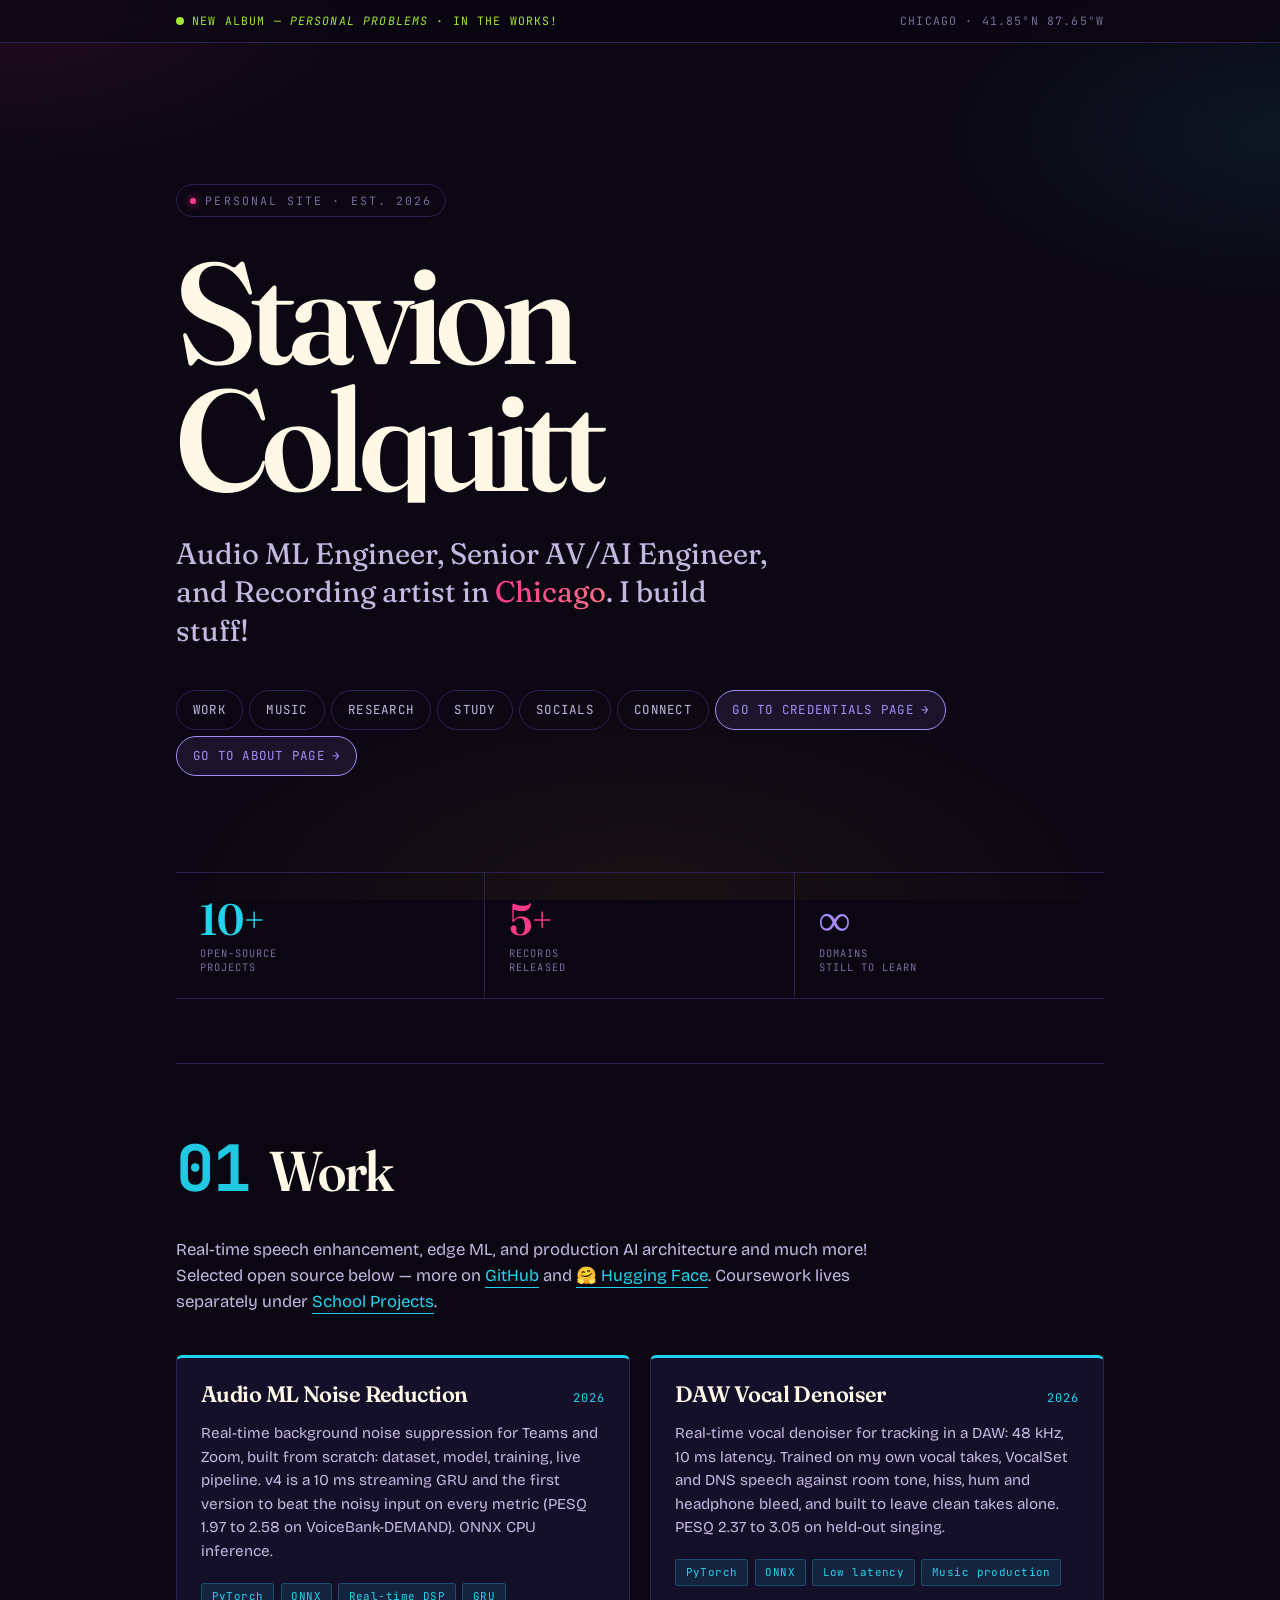
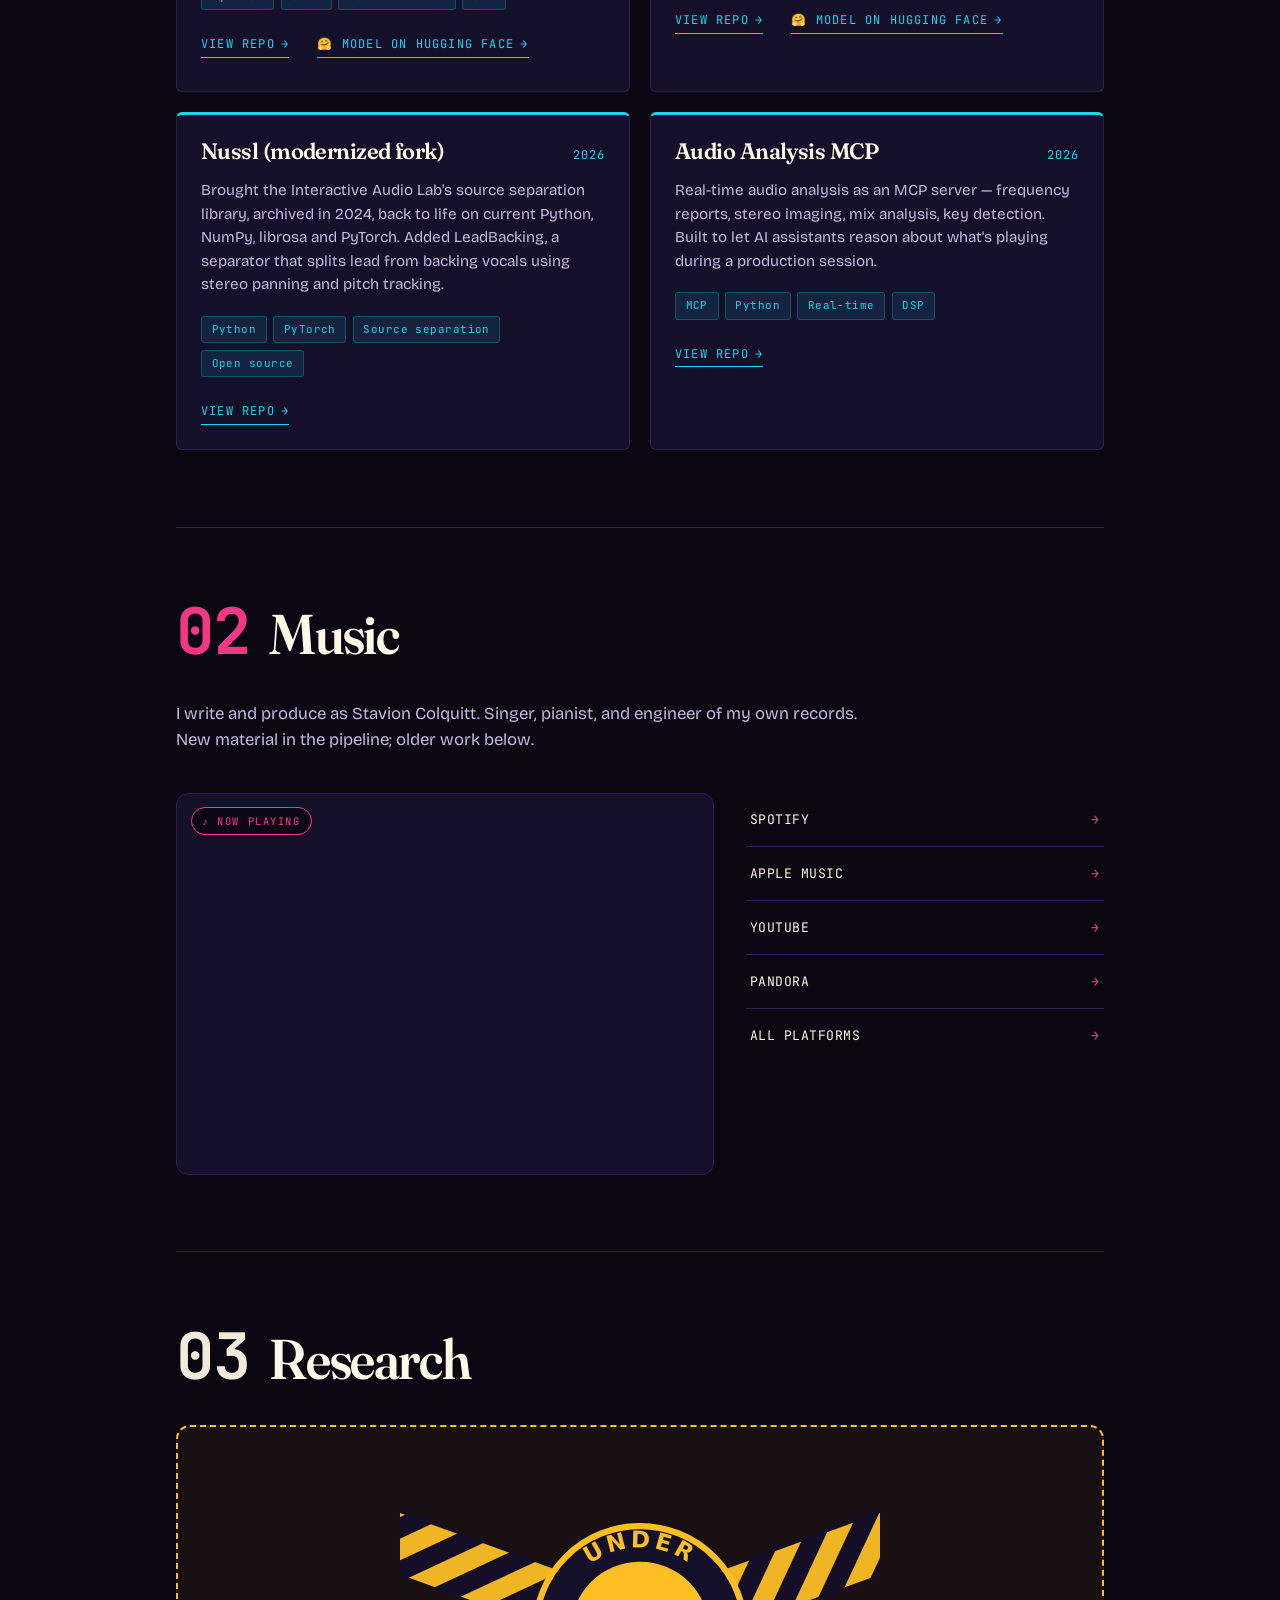
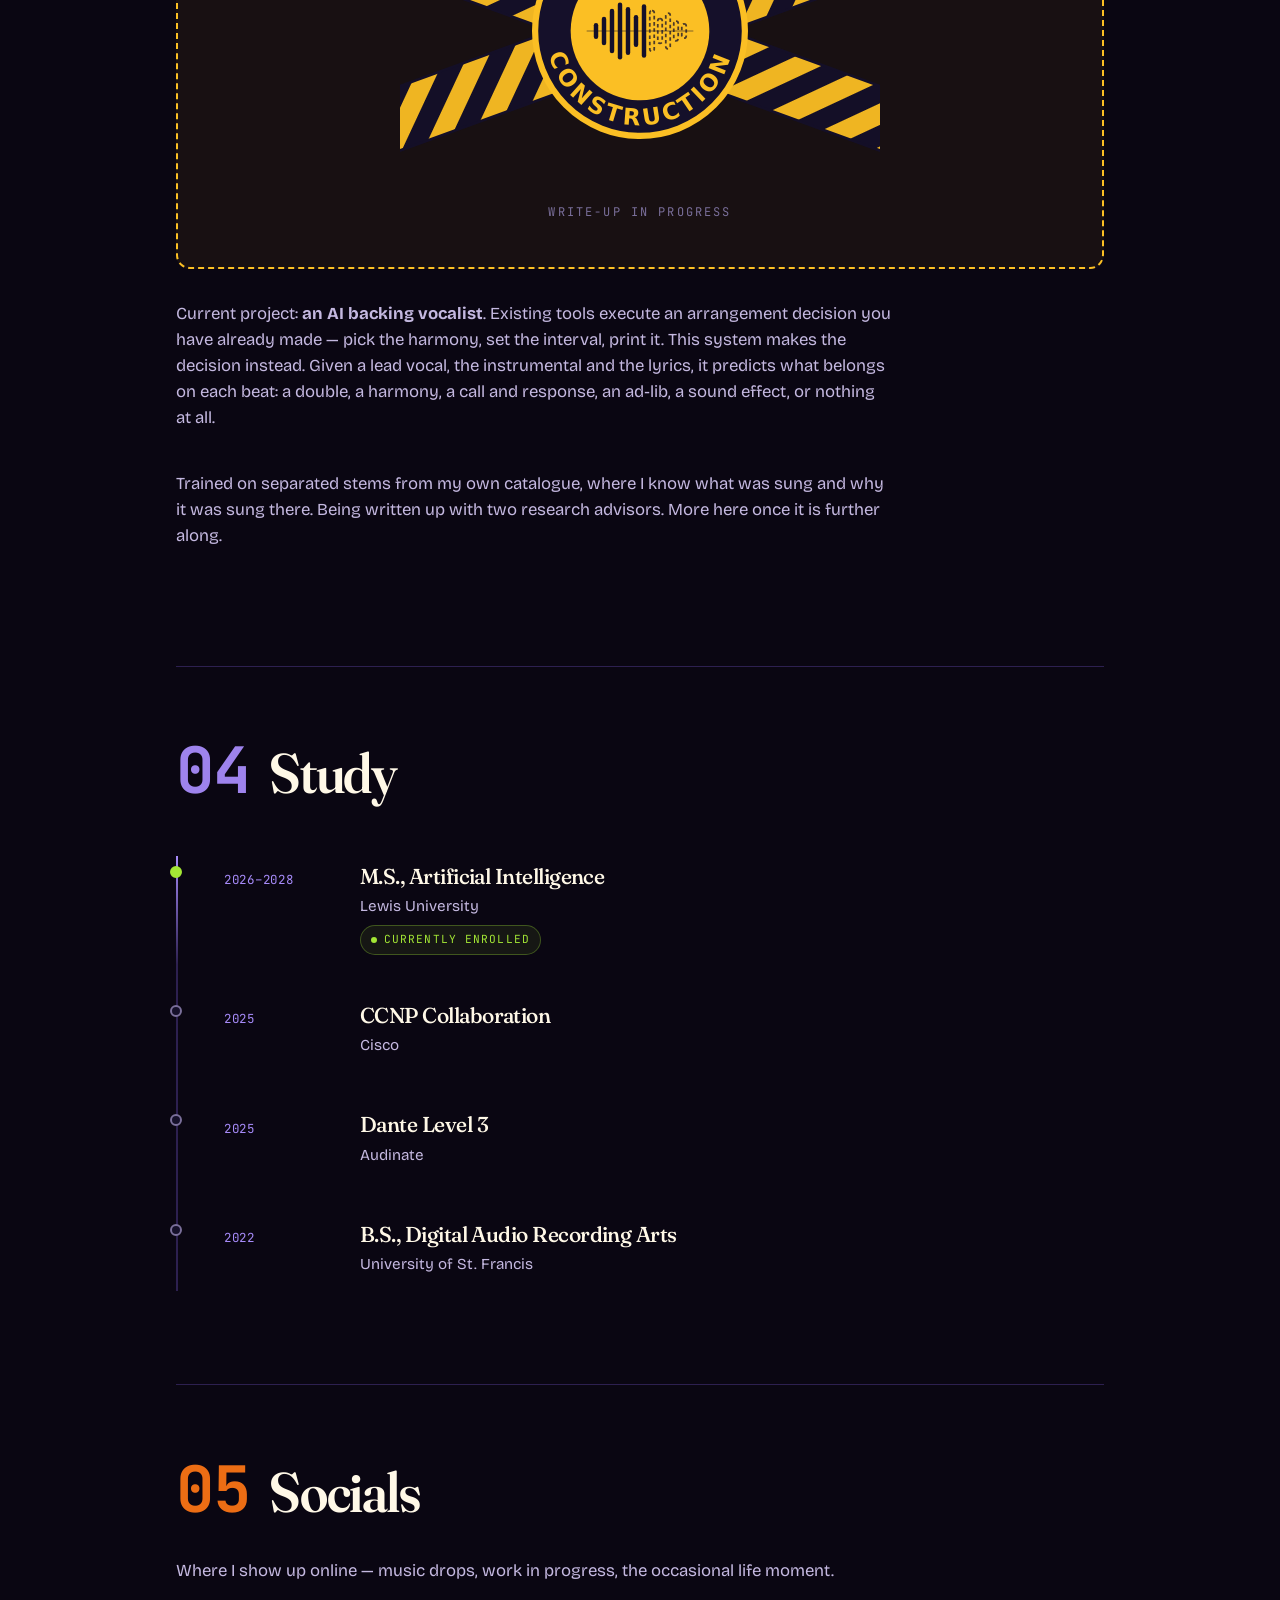
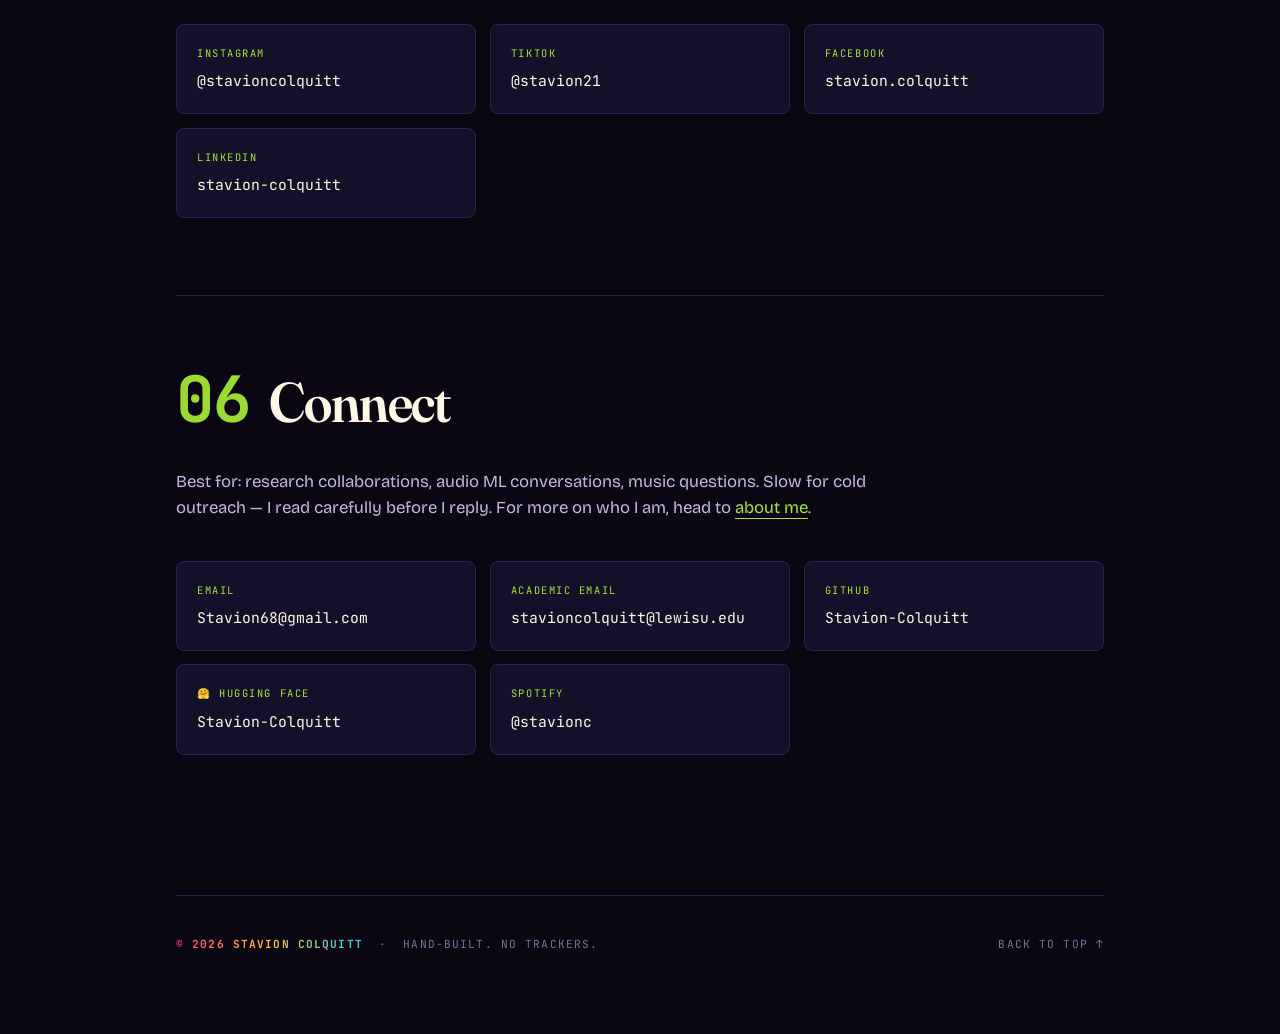
<file: index.html>
<!DOCTYPE html>
<html lang="en">
<head>
<meta charset="UTF-8">
<meta name="viewport" content="width=device-width, initial-scale=1.0">
<title>Stavion Colquitt</title>
<meta name="description" content="Audio ML engineer and recording artist. Chicago.">

<!-- Canonical -->
<link rel="canonical" href="https://stavioncolquitt.com/">

<!-- Open Graph -->
<meta property="og:title" content="Stavion Colquitt">
<meta property="og:description" content="Audio ML engineer and recording artist. Chicago.">
<meta property="og:type" content="website">
<meta property="og:url" content="https://stavioncolquitt.com/">

<!-- Favicon -->
<link rel="icon" type="image/svg+xml" href="favicon.svg">

<link rel="preconnect" href="https://fonts.googleapis.com">
<link rel="preconnect" href="https://fonts.gstatic.com" crossorigin>
<link href="https://fonts.googleapis.com/css2?family=Fraunces:opsz,wght,SOFT,WONK@9..144,300..900,0..100,0..1&family=Bricolage+Grotesque:opsz,wght@12..96,200..800&family=JetBrains+Mono:wght@400;500;700&display=swap" rel="stylesheet">

<link rel="stylesheet" href="styles.css">
<script defer src="status.js"></script>

<style>
  /* Page-link nav pills — visually distinct; these LEAVE the home page */
  .hero__nav a.hero__nav__page {
    display: inline-flex; align-items: center; gap: 0.45rem;
    color: var(--violet); border-color: var(--violet);
    background: rgba(167, 139, 250, 0.10);
  }
  .hero__nav a.hero__nav__page span { transition: transform 200ms var(--ease); }
  .hero__nav a.hero__nav__page:hover {
    color: var(--bg); background: var(--violet);
    border-color: var(--violet); transform: translateY(-2px);
  }
  .hero__nav a.hero__nav__page:hover span { transform: translateX(3px); }

  /* Research — work-in-progress banner */
  .wip {
    border: 2px dashed var(--gold);
    border-radius: 14px;
    background: rgba(251, 191, 36, 0.06);
    padding: clamp(1.5rem, 5vw, 2.75rem) 1.25rem;
    text-align: center;
    margin-bottom: 2rem;
  }
  .wip__badge {
    display: block;
    width: 100%;
    max-width: 30rem;
    height: auto;
    margin: 0 auto 0.75rem;
  }
  .wip__sub {
    font-family: var(--font-mono);
    font-size: 0.75rem;
    text-transform: uppercase;
    letter-spacing: 0.18em;
    color: var(--ink-faint);
  }
</style>

<!-- Structured Data: Person -->
<script type="application/ld+json">
{
  "@context": "https://schema.org",
  "@type": "Person",
  "@id": "https://stavioncolquitt.com/#person",
  "name": "Stavion Colquitt",
  "givenName": "Stavion",
  "familyName": "Colquitt",
  "url": "https://stavioncolquitt.com/",
  "description": "Audio ML engineer and recording artist based in Chicago.",
  "jobTitle": [
    "Audio ML Engineer",
    "Senior AV/AI Engineer",
    "Recording Artist"
  ],
  "address": {
    "@type": "PostalAddress",
    "addressLocality": "Chicago",
    "addressRegion": "IL",
    "addressCountry": "US"
  },
  "knowsAbout": [
    "Audio Machine Learning",
    "Digital Signal Processing",
    "Real-time Audio",
    "Music Production",
    "Audio Engineering",
    "Artificial Intelligence",
    "Deep Learning",
    "Edge Computing",
    "Audio-Visual Systems Engineering",
    "Network Engineering",
    "Unified Communications",
    "Dante Audio Networking"
  ],
  "alumniOf": {
    "@type": "EducationalOrganization",
    "name": "University of St. Francis",
    "url": "https://www.stfrancis.edu/"
  },
  "sameAs": [
    "https://github.com/Stavion-Colquitt",
    "https://github.com/stavioncolquitt-cyber",
    "https://huggingface.co/Stavion-Colquitt",
    "https://open.spotify.com/artist/6q3Ld18OFCXzbAf23ON096",
    "https://music.apple.com/us/artist/stavion-colquitt/1630547791",
    "https://www.youtube.com/channel/UCoC7Vw33q6ASvgdNUXbjvbA",
    "https://www.pandora.com/search/stavion%20colquitt/artists",
    "https://www.instagram.com/stavioncolquitt/",
    "https://www.tiktok.com/@stavion21",
    "https://www.facebook.com/stavion.colquitt/",
    "https://www.linkedin.com/in/stavion-colquitt/",
    "https://linktr.ee/stavionc"
  ]
}
</script>
</head>
<body data-page="home">

<div class="grain" aria-hidden="true"></div>

<!-- STATUS BAR -->
<div class="statusbar">
  <div class="statusbar__inner">
    <span class="status-now"><span class="dot"></span> New Album — <em>Personal Problems</em> · In the works!</span>
    <span>Chicago · 41.85°N 87.65°W</span>
  </div>
</div>

<main class="container">

  <!-- HERO -->
  <header class="hero" id="top">
    <span class="hero__kicker">Personal site · est. 2026</span>
    <h1 class="hero__name">Stavion<br>Colquitt</h1>
    <p class="hero__tag">
      Audio ML Engineer, Senior AV/AI Engineer, and Recording artist in <b>Chicago</b>.
      I build stuff!
    </p>
    <nav class="hero__nav" aria-label="Section navigation">
      <a href="#work">Work</a>
      <a href="#music">Music</a>
      <a href="#research">Research</a>
      <a href="#study">Study</a>
      <a href="#socials">Socials</a>
      <a href="#connect">Connect</a>
      <a class="hero__nav__page" href="credentials.html">Go to Credentials Page <span aria-hidden="true">→</span></a>
      <a class="hero__nav__page" href="about.html">Go to About Page <span aria-hidden="true">→</span></a>
    </nav>
  </header>

  <!-- STATS -->
  <div class="stats">
    <div class="stat"><div class="stat__num">10+</div><div class="stat__label">Open-source<br>projects</div></div>
    <div class="stat"><div class="stat__num">5+</div><div class="stat__label">Records<br>released</div></div>
    <div class="stat"><div class="stat__num">∞</div><div class="stat__label">Domains<br>still to learn</div></div>
  </div>

  <!-- 01 WORK -->
  <section class="section" id="work">
    <div class="section__head">
      <span class="section__num">01</span>
      <h2 class="section__title">Work</h2>
    </div>
    <p class="section__intro">
      Real-time speech enhancement, edge ML, and production AI architecture and much more!
      Selected open source below — more on <a href="https://github.com/Stavion-Colquitt">GitHub</a> and <a href="https://huggingface.co/Stavion-Colquitt">🤗 Hugging Face</a>.
      Coursework lives separately under <a href="https://github.com/stavioncolquitt-cyber">School Projects</a>.
    </p>
    <div class="projects">
      <article class="project">
        <header class="project__head">
          <h3 class="project__title">Audio ML Noise Reduction</h3>
          <span class="project__year">2026</span>
        </header>
        <p class="project__desc">
          Real-time background noise suppression for Teams and Zoom, built from scratch:
          dataset, model, training, live pipeline. v4 is a 10 ms streaming GRU and the
          first version to beat the noisy input on every metric (PESQ 1.97 to 2.58 on
          VoiceBank-DEMAND). ONNX CPU inference.
        </p>
        <ul class="project__tags"><li>PyTorch</li><li>ONNX</li><li>Real-time DSP</li><li>GRU</li></ul>
        <a class="project__link" href="https://github.com/Stavion-Colquitt/Audio_ML_Noise_Reduction">
          View repo <span>→</span>
        </a>
        <a class="project__link" href="https://huggingface.co/Stavion-Colquitt/Call_Denoiser_V4">
          🤗 Model on Hugging Face <span>→</span>
        </a>
      </article>
      <article class="project">
        <header class="project__head">
          <h3 class="project__title">DAW Vocal Denoiser</h3>
          <span class="project__year">2026</span>
        </header>
        <p class="project__desc">
          Real-time vocal denoiser for tracking in a DAW: 48 kHz, 10 ms latency.
          Trained on my own vocal takes, VocalSet and DNS speech against room tone,
          hiss, hum and headphone bleed, and built to leave clean takes alone.
          PESQ 2.37 to 3.05 on held-out singing.
        </p>
        <ul class="project__tags"><li>PyTorch</li><li>ONNX</li><li>Low latency</li><li>Music production</li></ul>
        <a class="project__link" href="https://github.com/Stavion-Colquitt/Daw-Vocal-Denoiser">
          View repo <span>→</span>
        </a>
        <a class="project__link" href="https://huggingface.co/Stavion-Colquitt/DAW_Vocal_Denoiser">
          🤗 Model on Hugging Face <span>→</span>
        </a>
      </article>
      <article class="project">
        <header class="project__head">
          <h3 class="project__title">Nussl (modernized fork)</h3>
          <span class="project__year">2026</span>
        </header>
        <p class="project__desc">
          Brought the Interactive Audio Lab's source separation library,
          archived in 2024, back to life on current Python, NumPy, librosa
          and PyTorch. Added LeadBacking, a separator that splits lead from
          backing vocals using stereo panning and pitch tracking.
        </p>
        <ul class="project__tags"><li>Python</li><li>PyTorch</li><li>Source separation</li><li>Open source</li></ul>
        <a class="project__link" href="https://github.com/Stavion-Colquitt/Nussl">
          View repo <span>→</span>
        </a>
      </article>
      <article class="project">
        <header class="project__head">
          <h3 class="project__title">Audio Analysis MCP</h3>
          <span class="project__year">2026</span>
        </header>
        <p class="project__desc">
          Real-time audio analysis as an MCP server &mdash; frequency
          reports, stereo imaging, mix analysis, key detection. Built to
          let AI assistants reason about what's playing during a
          production session.
        </p>
        <ul class="project__tags"><li>MCP</li><li>Python</li><li>Real-time</li><li>DSP</li></ul>
        <a class="project__link" href="https://github.com/Stavion-Colquitt/Audio-Analysis-MCP">
          View repo <span>→</span>
        </a>
      </article>
    </div>
  </section>

  <!-- 02 MUSIC -->
  <section class="section" id="music">
    <div class="section__head">
      <span class="section__num">02</span>
      <h2 class="section__title">Music</h2>
    </div>
    <p class="section__intro">
      I write and produce as Stavion Colquitt. Singer, pianist,
      and engineer of my own records. New material in the pipeline;
      older work below.
    </p>
    <div class="music-grid">
      <div class="music-embed">
        <iframe
          title="Stavion Colquitt on Spotify"
          src="https://open.spotify.com/embed/artist/6q3Ld18OFCXzbAf23ON096?utm_source=generator&theme=0"
          loading="lazy"
          allow="autoplay; clipboard-write; encrypted-media; fullscreen; picture-in-picture"
          allowfullscreen></iframe>
      </div>
      <ul class="music-links">
        <li><a href="https://open.spotify.com/artist/6q3Ld18OFCXzbAf23ON096">Spotify</a></li>
        <li><a href="https://music.apple.com/us/artist/stavion-colquitt/1630547791">Apple Music</a></li>
        <li><a href="https://www.youtube.com/channel/UCoC7Vw33q6ASvgdNUXbjvbA">YouTube</a></li>
        <li><a href="https://www.pandora.com/search/stavion%20colquitt/artists">Pandora</a></li>
        <li><a href="https://linktr.ee/stavionc">All platforms</a></li>
      </ul>
    </div>
  </section>

  <!-- 03 RESEARCH -->
  <section class="section" id="research">
    <div class="section__head">
      <span class="section__num">03</span>
      <h2 class="section__title">Research</h2>
    </div>

    <div class="wip">
      <img class="wip__badge" src="assets/under-construction.svg"
           alt="Under construction" width="540" height="360" loading="lazy">
      <p class="wip__sub">Write-up in progress</p>
    </div>

    <p class="section__intro">
      Current project: <b>an AI backing vocalist</b>. Existing tools execute an
      arrangement decision you have already made &mdash; pick the harmony, set the
      interval, print it. This system makes the decision instead. Given a lead
      vocal, the instrumental and the lyrics, it predicts what belongs on each
      beat: a double, a harmony, a call and response, an ad&#8209;lib, a sound
      effect, or nothing at all.
    </p>
    <p class="section__intro">
      Trained on separated stems from my own catalogue, where I know what was sung
      and why it was sung there. Being written up with two research advisors.
      More here once it is further along.
    </p>
  </section>

  <!-- 04 STUDY -->
  <section class="section" id="study">
    <div class="section__head">
      <span class="section__num">04</span>
      <h2 class="section__title">Study</h2>
    </div>
    <ol class="timeline">
      <li class="timeline__item timeline__item--current">
        <span class="timeline__year">2026–2028</span>
        <div>
          <h3 class="timeline__title">M.S., Artificial Intelligence</h3>
          <p class="timeline__where">Lewis University</p>
          <span class="timeline__note"><span class="dot"></span> Currently enrolled</span>
        </div>
      </li>
      <li class="timeline__item">
        <span class="timeline__year">2025</span>
        <div><h3 class="timeline__title">CCNP Collaboration</h3><p class="timeline__where">Cisco</p></div>
      </li>
      <li class="timeline__item">
        <span class="timeline__year">2025</span>
        <div><h3 class="timeline__title">Dante Level 3</h3><p class="timeline__where">Audinate</p></div>
      </li>
      <li class="timeline__item">
        <span class="timeline__year">2022</span>
        <div><h3 class="timeline__title">B.S., Digital Audio Recording Arts</h3><p class="timeline__where">University of St. Francis</p></div>
      </li>
    </ol>
  </section>

  <!-- 05 SOCIALS -->
  <section class="section" id="socials">
    <div class="section__head">
      <span class="section__num">05</span>
      <h2 class="section__title">Socials</h2>
    </div>
    <p class="section__intro">
      Where I show up online &mdash; music drops, work in progress, the occasional life moment.
    </p>
    <div class="connect-grid">
      <a class="connect-card" href="https://www.instagram.com/stavioncolquitt/" target="_blank" rel="noopener">
        <div class="connect-card__label">Instagram</div>
        <div class="connect-card__value">@stavioncolquitt</div>
      </a>
      <a class="connect-card" href="https://www.tiktok.com/@stavion21" target="_blank" rel="noopener">
        <div class="connect-card__label">TikTok</div>
        <div class="connect-card__value">@stavion21</div>
      </a>
      <a class="connect-card" href="https://www.facebook.com/stavion.colquitt/" target="_blank" rel="noopener">
        <div class="connect-card__label">Facebook</div>
        <div class="connect-card__value">stavion.colquitt</div>
      </a>
      <a class="connect-card" href="https://www.linkedin.com/in/stavion-colquitt/" target="_blank" rel="noopener">
        <div class="connect-card__label">LinkedIn</div>
        <div class="connect-card__value">stavion-colquitt</div>
      </a>
    </div>
  </section>

  <!-- 06 CONNECT -->
  <section class="section" id="connect">
    <div class="section__head">
      <span class="section__num">06</span>
      <h2 class="section__title">Connect</h2>
    </div>
    <p class="section__intro">
      Best for: research collaborations, audio ML conversations, music questions.
      Slow for cold outreach — I read carefully before I reply.
      For more on who I am, head to <a href="about.html">about me</a>.
    </p>
    <div class="connect-grid">
      <a class="connect-card" href="mailto:Stavion68@gmail.com">
        <div class="connect-card__label">Email</div>
        <div class="connect-card__value">Stavion68@gmail.com</div>
      </a>
      <a class="connect-card" href="mailto:stavioncolquitt@lewisu.edu">
        <div class="connect-card__label">Academic email</div>
        <div class="connect-card__value">stavioncolquitt@lewisu.edu</div>
      </a>
      <a class="connect-card" href="https://github.com/Stavion-Colquitt">
        <div class="connect-card__label">GitHub</div>
        <div class="connect-card__value">Stavion-Colquitt</div>
      </a>
      <a class="connect-card" href="https://huggingface.co/Stavion-Colquitt">
        <div class="connect-card__label">🤗 Hugging Face</div>
        <div class="connect-card__value">Stavion-Colquitt</div>
      </a>
      <a class="connect-card" href="https://open.spotify.com/artist/6q3Ld18OFCXzbAf23ON096">
        <div class="connect-card__label">Spotify</div>
        <div class="connect-card__value">@stavionc</div>
      </a>
    </div>
  </section>

  <!-- FOOTER -->
  <footer class="footer">
    <div><span class="footer__brand">© 2026 Stavion Colquitt</span> &nbsp;·&nbsp; Hand-built. No trackers.</div>
    <a href="#top">Back to top ↑</a>
  </footer>

</main>

</body>
</html>
</file>
<file: styles.css>
/* ==============================================
   STAVION COLQUITT — shared styles for index + about
   Aesthetic: late-night studio, multi-color, alive
   ============================================== */

*,*::before,*::after { box-sizing: border-box; margin: 0; padding: 0; }
html { scroll-behavior: smooth; scroll-padding-top: 2rem; }
img, iframe { max-width: 100%; display: block; }

:root {
  --bg:        #0a0612;
  --bg-2:      #15102a;
  --bg-3:      #1f1640;
  --rule:      #2d2050;
  --ink:       #fff8e7;
  --ink-soft:  #c4b8e0;
  --ink-faint: #7a6f9a;

  --pink:   #ff3a8c;
  --cyan:   #22d3ee;
  --violet: #a78bfa;
  --gold:   #fbbf24;
  --lime:   #a3e635;
  --coral:  #fb7185;
  --orange: #f97316;

  --font-display: 'Fraunces', 'Georgia', serif;
  --font-body:    'Bricolage Grotesque', 'Helvetica Neue', system-ui, sans-serif;
  --font-mono:    'JetBrains Mono', 'SF Mono', 'Menlo', monospace;

  --content-w: 64rem;
  --ease: cubic-bezier(0.2, 0.7, 0.2, 1);
}

body {
  font-family: var(--font-body);
  font-size: clamp(0.95rem, 0.85rem + 0.4vw, 1.05rem);
  line-height: 1.6;
  color: var(--ink);
  background: var(--bg);
  background-image:
    radial-gradient(ellipse 60% 40% at 0% 0%, rgba(255, 58, 140, 0.10) 0%, transparent 50%),
    radial-gradient(ellipse 50% 35% at 100% 15%, rgba(34, 211, 238, 0.08) 0%, transparent 55%),
    radial-gradient(ellipse 70% 45% at 50% 100%, rgba(251, 191, 36, 0.06) 0%, transparent 55%);
  background-attachment: fixed;
  min-height: 100vh;
  -webkit-font-smoothing: antialiased;
  overflow-x: hidden;
}

.grain {
  position: fixed; inset: 0; pointer-events: none; z-index: 1;
  opacity: 0.04; mix-blend-mode: overlay;
  background-image: url("data:image/svg+xml;utf8,<svg xmlns='http://www.w3.org/2000/svg' width='180' height='180'><filter id='n'><feTurbulence type='fractalNoise' baseFrequency='0.85' numOctaves='2' seed='3'/><feColorMatrix values='0 0 0 0 1 0 0 0 0 0.9 0 0 0 0 0.95 0 0 0 0.7 0'/></filter><rect width='180' height='180' filter='url(%23n)' opacity='0.65'/></svg>");
}

h1, h2, h3 {
  font-family: var(--font-display);
  font-weight: 600;
  line-height: 1;
  letter-spacing: -0.025em;
  font-variation-settings: "opsz" 144, "SOFT" 30, "WONK" 0;
  color: var(--ink);
}

em { font-style: italic; font-variation-settings: "opsz" 144, "SOFT" 100, "WONK" 1; }

.mono { font-family: var(--font-mono); font-size: 0.78rem; letter-spacing: 0.06em; text-transform: uppercase; }

a { color: var(--ink); text-decoration: none; transition: color 180ms var(--ease); }

code {
  font-family: var(--font-mono);
  font-size: 0.85em;
  background: rgba(255, 248, 231, 0.06);
  padding: 0.1em 0.4em;
  border-radius: 3px;
  color: var(--cyan);
}

/* ============================================================
   STATUS BAR
   ============================================================ */
.statusbar {
  position: relative; z-index: 3;
  border-bottom: 1px solid var(--rule);
  background: rgba(10, 6, 18, 0.7);
  backdrop-filter: blur(8px);
}
.statusbar__inner {
  max-width: var(--content-w); margin: 0 auto;
  padding: 0.75rem clamp(1.25rem, 4vw, 3rem);
  display: flex; justify-content: space-between; align-items: center;
  flex-wrap: wrap; gap: 1rem;
  font-family: var(--font-mono); font-size: 0.72rem;
  letter-spacing: 0.1em; text-transform: uppercase; color: var(--ink-faint);
}
.status-now { display: inline-flex; align-items: center; gap: 0.5rem; color: var(--lime); }
.dot {
  display: inline-block;
  width: 8px; height: 8px; border-radius: 50%; background: var(--lime);
  animation: pulse 2s infinite;
}
@keyframes pulse {
  0%   { box-shadow: 0 0 0 0 rgba(163, 230, 53, 0.6); }
  70%  { box-shadow: 0 0 0 8px rgba(163, 230, 53, 0); }
  100% { box-shadow: 0 0 0 0 rgba(163, 230, 53, 0); }
}

.container {
  position: relative; z-index: 2;
  max-width: var(--content-w); margin: 0 auto;
  padding: clamp(2rem, 5vw, 4rem) clamp(1.25rem, 4vw, 3rem);
}

/* ============================================================
   HERO (home page)
   ============================================================ */
.hero { padding: clamp(2rem, 6vw, 5rem) 0 clamp(3rem, 8vw, 6rem); position: relative; }

.hero__kicker {
  display: inline-flex; align-items: center; gap: 0.6rem;
  font-family: var(--font-mono); font-size: 0.72rem;
  letter-spacing: 0.18em; text-transform: uppercase;
  color: var(--ink-faint); margin-bottom: 2rem;
  padding: 0.4rem 0.8rem; border: 1px solid var(--rule); border-radius: 999px;
}
.hero__kicker::before {
  content: ""; width: 6px; height: 6px; border-radius: 50%;
  background: var(--pink); box-shadow: 0 0 8px var(--pink);
}

.hero__name {
  font-size: clamp(3.5rem, 13vw, 9rem);
  font-weight: 600; line-height: 0.88;
  letter-spacing: -0.04em; margin-bottom: 2rem;
  font-variation-settings: "opsz" 144, "SOFT" 30, "WONK" 0;
  background: linear-gradient(100deg,
    var(--ink) 0%, var(--ink) 30%,
    var(--pink) 45%, var(--gold) 60%,
    var(--cyan) 78%, var(--ink) 95%);
  background-size: 200% 100%;
  background-position: 0% 50%;
  -webkit-background-clip: text; background-clip: text;
  -webkit-text-fill-color: transparent; color: transparent;
  animation: sweep 8s ease-in-out infinite;
}
@keyframes sweep {
  0%, 100% { background-position: 0% 50%; }
  50%      { background-position: 100% 50%; }
}

.hero__tag {
  font-family: var(--font-display);
  font-size: clamp(1.35rem, 2.6vw, 1.85rem);
  line-height: 1.3; font-weight: 400; max-width: 32ch;
  color: var(--ink-soft);
  font-variation-settings: "opsz" 36, "SOFT" 60;
  margin-bottom: 2.5rem;
}
.hero__tag b {
  font-weight: 400;
  background: linear-gradient(90deg, var(--pink), var(--coral));
  -webkit-background-clip: text; background-clip: text;
  -webkit-text-fill-color: transparent;
}

.hero__nav { display: flex; flex-wrap: wrap; gap: 0.4rem; }
.hero__nav a {
  font-family: var(--font-mono); font-size: 0.78rem;
  letter-spacing: 0.1em; text-transform: uppercase;
  padding: 0.55rem 1rem;
  border: 1px solid var(--rule); border-radius: 999px;
  color: var(--ink-soft);
  transition: all 200ms var(--ease);
}
.hero__nav a:hover { border-color: currentColor; transform: translateY(-2px); }
.hero__nav a:nth-child(1):hover { color: var(--cyan); }
.hero__nav a:nth-child(2):hover { color: var(--pink); }
.hero__nav a:nth-child(3):hover { color: var(--violet); }
.hero__nav a:nth-child(4):hover { color: var(--lime); }
.hero__nav a:nth-child(5):hover { color: var(--coral); }

/* ============================================================
   STATS
   ============================================================ */
.stats {
  display: grid; grid-template-columns: repeat(3, 1fr); gap: 0;
  border-top: 1px solid var(--rule); border-bottom: 1px solid var(--rule);
  margin-bottom: 4rem;
}
.stat { padding: 1.5rem clamp(0.75rem, 2vw, 1.5rem); border-right: 1px solid var(--rule); }
.stat:last-child { border-right: none; }
.stat__num {
  font-family: var(--font-display);
  font-size: clamp(1.75rem, 4vw, 2.75rem);
  font-weight: 600; line-height: 1;
  font-variation-settings: "opsz" 96, "SOFT" 30;
  margin-bottom: 0.4rem;
}
.stat:nth-child(1) .stat__num { color: var(--cyan); }
.stat:nth-child(2) .stat__num { color: var(--pink); }
.stat:nth-child(3) .stat__num { color: var(--violet); }
.stat__label {
  font-family: var(--font-mono); font-size: 0.65rem;
  letter-spacing: 0.1em; text-transform: uppercase;
  color: var(--ink-faint); line-height: 1.3;
}
@media (max-width: 640px) {
  .stats { grid-template-columns: 1fr; }
  .stat { border-right: none; border-bottom: 1px solid var(--rule); }
  .stat:last-child { border-bottom: none; }
}

/* ============================================================
   SECTIONS
   ============================================================ */
.section { padding: clamp(3rem, 6vw, 5rem) 0; border-top: 1px solid var(--rule); position: relative; }
.section__head {
  display: flex; align-items: baseline; gap: 1.25rem;
  margin-bottom: 2.5rem; flex-wrap: wrap;
}
.section__num {
  font-family: var(--font-mono); font-weight: 700;
  font-size: clamp(2.5rem, 6vw, 4rem); line-height: 0.85;
  letter-spacing: -0.02em;
  color: var(--accent, var(--ink)); opacity: 0.95;
}
.section__title {
  font-family: var(--font-display);
  font-size: clamp(2rem, 5vw, 3.5rem);
  line-height: 0.95; font-weight: 600;
  font-variation-settings: "opsz" 96, "SOFT" 30;
}
.section__intro {
  font-size: 1.05rem; line-height: 1.55;
  max-width: 65ch; color: var(--ink-soft); margin-bottom: 2.5rem;
}
.section__intro a { color: var(--accent); border-bottom: 1px solid currentColor; padding-bottom: 0.05em; }

#work    { --accent: var(--cyan);   }
#music   { --accent: var(--pink);   }
#study   { --accent: var(--violet); }
#socials { --accent: var(--orange); }
#connect { --accent: var(--lime);   }

/* ============================================================
   PROJECTS
   ============================================================ */
.projects { display: grid; grid-template-columns: repeat(auto-fit, minmax(min(100%, 22rem), 1fr)); gap: 1.25rem; }
.project {
  background: var(--bg-2);
  border: 1px solid var(--rule);
  border-top: 3px solid var(--accent);
  border-radius: 6px; padding: 1.5rem; position: relative;
  transition: transform 250ms var(--ease), border-color 250ms var(--ease), box-shadow 250ms var(--ease);
}
.project:hover {
  transform: translateY(-4px);
  box-shadow: 0 12px 32px -8px rgba(0, 0, 0, 0.5), 0 0 0 1px var(--accent);
}
.project__head {
  display: flex; justify-content: space-between; align-items: baseline;
  flex-wrap: wrap; gap: 0.5rem 1rem; margin-bottom: 0.85rem;
}
.project__title { font-size: 1.4rem; font-variation-settings: "opsz" 48, "SOFT" 40; font-weight: 600; line-height: 1.1; }
.project__year { color: var(--accent); font-family: var(--font-mono); font-size: 0.75rem; letter-spacing: 0.08em; }
.project__desc { color: var(--ink-soft); font-size: 0.95rem; line-height: 1.55; margin-bottom: 1.2rem; }
.project__tags { display: flex; flex-wrap: wrap; gap: 0.4rem; list-style: none; margin-bottom: 1.25rem; }
.project__tags li {
  font-family: var(--font-mono); font-size: 0.68rem;
  padding: 0.25rem 0.6rem;
  background: rgba(34, 211, 238, 0.1);
  border: 1px solid rgba(34, 211, 238, 0.25);
  color: var(--cyan); border-radius: 3px; letter-spacing: 0.04em;
}
.project__link {
  font-family: var(--font-mono); font-size: 0.75rem;
  text-transform: uppercase; letter-spacing: 0.1em;
  color: var(--accent); display: inline-flex; align-items: center; gap: 0.4rem;
  border-bottom: 1px solid currentColor; padding-bottom: 0.15rem;
  transition: gap 200ms var(--ease);
}
.project__link:hover { gap: 0.7rem; }
.project__link:has(+ .project__link) { margin-right: 1.5rem; margin-bottom: 0.6rem; }

/* ============================================================
   MUSIC
   ============================================================ */
.music-grid { display: grid; grid-template-columns: 1fr; gap: 2rem; align-items: start; }
@media (min-width: 780px) { .music-grid { grid-template-columns: 1.5fr 1fr; } }
.music-embed { border-radius: 12px; overflow: hidden; border: 1px solid var(--rule); background: var(--bg-2); position: relative; }
.music-embed::before {
  content: "♪ NOW PLAYING";
  position: absolute; top: 0.85rem; left: 0.85rem; z-index: 2;
  font-family: var(--font-mono); font-size: 0.65rem;
  letter-spacing: 0.15em; color: var(--pink);
  background: rgba(10, 6, 18, 0.8); padding: 0.3rem 0.65rem;
  border-radius: 999px; border: 1px solid var(--pink);
  pointer-events: none;
}
.music-embed iframe { width: 100%; height: 380px; border: none; }
.music-links { list-style: none; display: flex; flex-direction: column; gap: 0; }
.music-links li { border-bottom: 1px solid var(--rule); }
.music-links li:last-child { border-bottom: none; }
.music-links a {
  display: flex; justify-content: space-between; align-items: center;
  padding: 1rem 0.25rem;
  font-family: var(--font-mono); font-size: 0.82rem;
  letter-spacing: 0.04em; text-transform: uppercase;
  transition: all 200ms var(--ease);
}
.music-links a::after { content: "→"; color: var(--pink); transition: transform 200ms var(--ease); }
.music-links a:hover { color: var(--pink); padding-left: 0.75rem; }
.music-links a:hover::after { transform: translateX(4px); }

/* ============================================================
   TIMELINE
   ============================================================ */
.timeline { list-style: none; display: flex; flex-direction: column; gap: 0; position: relative; padding-left: 1.5rem; }
.timeline::before {
  content: ""; position: absolute;
  left: 0; top: 1rem; bottom: 1rem; width: 2px;
  background: linear-gradient(to bottom, var(--violet) 0%, var(--rule) 25%, var(--rule) 100%);
}
.timeline__item {
  display: grid; grid-template-columns: 7rem 1fr; gap: 1.5rem;
  padding: 1.5rem 0 1.5rem 1.5rem; position: relative;
}
.timeline__item::before {
  content: ""; position: absolute;
  left: -1.5rem; top: 2rem;
  width: 12px; height: 12px;
  background: var(--bg-2); border: 2px solid var(--ink-faint);
  border-radius: 50%; z-index: 2;
  transform: translate(-50%, -50%);
}
.timeline__item--current::before {
  background: var(--lime); border-color: var(--lime);
  animation: pulse-current 2.5s infinite;
}
@keyframes pulse-current {
  0%, 100% { box-shadow: 0 0 0 0 rgba(163, 230, 53, 0.6); }
  50%      { box-shadow: 0 0 0 10px rgba(163, 230, 53, 0); }
}
.timeline__year { color: var(--violet); font-family: var(--font-mono); font-size: 0.78rem; letter-spacing: 0.06em; text-transform: uppercase; padding-top: 0.4rem; }
.timeline__title { font-size: 1.35rem; font-variation-settings: "opsz" 48, "SOFT" 40; font-weight: 500; margin-bottom: 0.3rem; line-height: 1.2; }
.timeline__where { color: var(--ink-soft); font-size: 0.95rem; margin-bottom: 0.4rem; }
.timeline__note {
  font-family: var(--font-mono); font-size: 0.7rem; color: var(--lime);
  letter-spacing: 0.1em; text-transform: uppercase;
  display: inline-flex; align-items: center; gap: 0.4rem;
  padding: 0.3rem 0.65rem;
  background: rgba(163, 230, 53, 0.08);
  border: 1px solid rgba(163, 230, 53, 0.3);
  border-radius: 999px;
}
.timeline__note .dot { background: var(--lime); width: 6px; height: 6px; }
@media (max-width: 640px) { .timeline__item { grid-template-columns: 1fr; gap: 0.3rem; } }

/* ============================================================
   HONORS (now on about page)
   ============================================================ */
.honors-grid { display: grid; grid-template-columns: repeat(auto-fit, minmax(min(100%, 20rem), 1fr)); gap: 1.25rem; }
.honor-card {
  padding: 1.75rem;
  background: linear-gradient(135deg, var(--bg-2) 0%, var(--bg-2) 80%, rgba(251, 191, 36, 0.08) 100%);
  border: 1px solid var(--rule); border-radius: 8px;
  position: relative; overflow: hidden;
  transition: all 300ms var(--ease);
}
.honor-card::before {
  content: "★"; position: absolute;
  top: -0.5rem; right: 0.5rem; font-size: 4.5rem;
  color: var(--gold); opacity: 0.1;
  font-family: var(--font-display); line-height: 1;
}
.honor-card:hover { border-color: var(--gold); transform: translateY(-3px); }
.honor-card:hover::before { opacity: 0.18; }
.honor-card__title { font-size: 1.25rem; font-variation-settings: "opsz" 48, "SOFT" 50; font-weight: 500; margin-bottom: 0.7rem; line-height: 1.2; position: relative; z-index: 1; }
.honor-card__desc { font-size: 0.92rem; color: var(--ink-soft); line-height: 1.5; margin-bottom: 1rem; position: relative; z-index: 1; }
.honor-card__year {
  font-family: var(--font-mono); font-size: 0.7rem; color: var(--gold);
  letter-spacing: 0.1em; text-transform: uppercase;
  padding: 0.3rem 0.7rem;
  background: rgba(251, 191, 36, 0.08);
  border: 1px solid rgba(251, 191, 36, 0.3);
  border-radius: 999px; display: inline-block; position: relative; z-index: 1;
}

/* ============================================================
   CONNECT
   ============================================================ */
.connect-grid { display: grid; grid-template-columns: repeat(auto-fit, minmax(min(100%, 14rem), 1fr)); gap: 0.85rem; }
.connect-card {
  padding: 1.25rem;
  border: 1px solid var(--rule); border-radius: 8px;
  background: var(--bg-2);
  transition: all 200ms var(--ease); display: block;
}
.connect-card:hover { border-color: var(--lime); transform: translateY(-2px); background: var(--bg-3); }
.connect-card__label { font-family: var(--font-mono); font-size: 0.65rem; letter-spacing: 0.15em; text-transform: uppercase; color: var(--lime); margin-bottom: 0.5rem; }
.connect-card__value { font-family: var(--font-mono); font-size: 0.92rem; color: var(--ink); }

/* ============================================================
   ABOUT-ME PAGE — specific layout
   ============================================================ */

/* Top nav with back link */
.page-header {
  display: flex;
  justify-content: space-between;
  align-items: center;
  flex-wrap: wrap;
  gap: 1.25rem;
  padding: 1.5rem 0 2rem;
  border-bottom: 1px solid var(--rule);
  margin-bottom: clamp(2rem, 5vw, 4rem);
}

.back-link {
  font-family: var(--font-mono);
  font-size: 0.78rem;
  letter-spacing: 0.1em;
  text-transform: uppercase;
  color: var(--ink-soft);
  display: inline-flex;
  align-items: center;
  gap: 0.5rem;
  padding: 0.55rem 1rem;
  border: 1px solid var(--rule);
  border-radius: 999px;
  transition: all 200ms var(--ease);
}
.back-link:hover { color: var(--coral); border-color: var(--coral); transform: translateX(-3px); }

.back-links {
  display: flex;
  flex-wrap: wrap;
  gap: 0.5rem;
}

/* About hero */
.about-hero {
  margin-bottom: clamp(2.5rem, 5vw, 4rem);
}

.page-title {
  font-size: clamp(3rem, 10vw, 7rem);
  line-height: 1.0;
  font-weight: 600;
  letter-spacing: -0.04em;
  margin: 1.25rem 0 1.5rem;
  font-variation-settings: "opsz" 144, "SOFT" 30, "WONK" 0;
  padding-bottom: 0.1em;
}
.page-title em {
  background: linear-gradient(90deg, var(--coral), var(--gold));
  -webkit-background-clip: text;
  background-clip: text;
  -webkit-text-fill-color: transparent;
  display: inline-block;
  padding: 0.05em 0.25em 0.1em 0.1em;
  margin-right: -0.15em;
}

.page-subtitle {
  font-family: var(--font-display);
  font-size: clamp(1.25rem, 2.2vw, 1.55rem);
  line-height: 1.35;
  font-weight: 400;
  color: var(--ink-soft);
  max-width: 38ch;
  font-variation-settings: "opsz" 36, "SOFT" 60;
}

/* PHOTO components */
.photo {
  margin: 0 0 1rem;
}

.photo--hero {
  margin: 0 0 clamp(2.5rem, 5vw, 4rem);
}

.photo-placeholder {
  width: 100%;
  background:
    linear-gradient(135deg, rgba(255, 58, 140, 0.08) 0%, transparent 50%),
    linear-gradient(225deg, rgba(34, 211, 238, 0.08) 0%, transparent 50%),
    linear-gradient(45deg, rgba(251, 191, 36, 0.05) 0%, transparent 50%),
    var(--bg-2);
  border: 1px dashed var(--rule);
  border-radius: 10px;
  display: grid;
  place-items: center;
  position: relative;
  overflow: hidden;
  transition: border-color 250ms var(--ease);
}
.photo-placeholder:hover { border-color: var(--coral); }
.photo-placeholder[data-ratio="16/9"] { aspect-ratio: 16 / 9; }
.photo-placeholder[data-ratio="4/5"]  { aspect-ratio: 4 / 5; }
.photo-placeholder[data-ratio="3/4"]  { aspect-ratio: 3 / 4; }
.photo-placeholder[data-ratio="1/1"]  { aspect-ratio: 1 / 1; }
.photo-placeholder[data-ratio="3/2"]  { aspect-ratio: 3 / 2; }

/* Pattern overlay for placeholders */
.photo-placeholder::before {
  content: "";
  position: absolute;
  inset: 0;
  background-image:
    repeating-linear-gradient(
      45deg,
      transparent 0,
      transparent 12px,
      rgba(255, 248, 231, 0.015) 12px,
      rgba(255, 248, 231, 0.015) 24px
    );
  pointer-events: none;
}

.photo-placeholder__inner {
  text-align: center;
  padding: 1.5rem;
  position: relative;
  z-index: 1;
  display: flex;
  flex-direction: column;
  gap: 0.5rem;
  align-items: center;
}
.photo-placeholder__icon {
  font-size: clamp(2rem, 5vw, 3rem);
  filter: grayscale(0.3) opacity(0.7);
  margin-bottom: 0.25rem;
}
.photo-placeholder__name {
  font-family: var(--font-display);
  font-size: clamp(1.1rem, 2.5vw, 1.5rem);
  color: var(--ink);
  font-variation-settings: "opsz" 36, "SOFT" 40;
  font-weight: 500;
}
.photo-placeholder__hint {
  font-family: var(--font-mono);
  font-size: 0.7rem;
  color: var(--ink-faint);
  line-height: 1.6;
  letter-spacing: 0.04em;
  max-width: 24ch;
}
.photo-placeholder__hint code {
  color: var(--cyan);
  background: rgba(34, 211, 238, 0.08);
}

.photo figcaption {
  font-family: var(--font-mono);
  font-size: 0.7rem;
  letter-spacing: 0.08em;
  text-transform: uppercase;
  color: var(--ink-faint);
  margin-top: 0.75rem;
  padding-left: 0.25rem;
}

/* Photo row — 2 side by side */
.photo-row {
  display: grid;
  grid-template-columns: 1fr;
  gap: 1.25rem;
  margin: clamp(2rem, 4vw, 3rem) 0;
}
@media (min-width: 680px) {
  .photo-row { grid-template-columns: 1fr 1fr; gap: 1.5rem; }
}

/* Photo with text — single photo + paragraph beside */
.photo-with-text {
  display: grid;
  grid-template-columns: 1fr;
  gap: 2rem;
  align-items: center;
  margin: clamp(1.75rem, 3.5vw, 2.75rem) 0;
}
@media (min-width: 820px) {
  .photo-with-text { grid-template-columns: 1fr 1.3fr; gap: 3rem; }
}

/* Photo gallery — 3 squares */
.photo-gallery {
  display: grid;
  grid-template-columns: 1fr;
  gap: 1rem;
  margin: clamp(2.5rem, 5vw, 4rem) 0;
}
@media (min-width: 640px) {
  .photo-gallery { grid-template-columns: repeat(3, 1fr); }
}

/* BIO blocks — text content on about page */
.bio {
  max-width: 38em;
  margin: 0 auto clamp(1.25rem, 2.5vw, 2rem);
}
.bio--lead {
  font-size: clamp(1.35rem, 2.4vw, 1.7rem);
  line-height: 1.4;
  color: var(--ink);
  font-family: var(--font-display);
  font-variation-settings: "opsz" 36, "SOFT" 60;
  font-weight: 400;
  max-width: 30em;
}
.bio--lead strong {
  font-style: italic;
  font-variation-settings: "opsz" 36, "SOFT" 100, "WONK" 1;
  background: linear-gradient(90deg, var(--pink), var(--gold));
  -webkit-background-clip: text;
  background-clip: text;
  -webkit-text-fill-color: transparent;
  font-weight: 400;
}

.bio--side { max-width: none; margin: 0; }

.bio__heading {
  font-size: clamp(1.5rem, 3vw, 2rem);
  font-weight: 500;
  margin-bottom: 1.25rem;
  font-variation-settings: "opsz" 48, "SOFT" 40;
  background: linear-gradient(90deg, var(--coral), var(--gold));
  -webkit-background-clip: text;
  background-clip: text;
  -webkit-text-fill-color: transparent;
  display: inline-block;
}

.bio p {
  font-size: 1.05rem;
  line-height: 1.65;
  color: var(--ink-soft);
  max-width: 65ch;
}
.bio p + p { margin-top: 1.2rem; }
.bio strong { color: var(--ink); font-weight: 500; }
.bio a { color: var(--coral); border-bottom: 1px solid currentColor; }

/* CTA section on about page */
.cta {
  padding: clamp(3rem, 6vw, 5rem) 0;
  border-top: 1px solid var(--rule);
  text-align: center;
  margin-top: clamp(3rem, 5vw, 4rem);
}
.cta__heading {
  font-size: clamp(2rem, 5vw, 3rem);
  font-weight: 600;
  margin-bottom: 1rem;
  font-variation-settings: "opsz" 96, "SOFT" 30;
}
.cta__sub {
  font-family: var(--font-display);
  font-size: clamp(1.1rem, 2vw, 1.35rem);
  color: var(--ink-soft);
  margin-bottom: 2rem;
  font-variation-settings: "opsz" 36, "SOFT" 60;
}
.cta__buttons {
  display: flex;
  justify-content: center;
  flex-wrap: wrap;
  gap: 0.75rem;
}
.cta__btn {
  font-family: var(--font-mono);
  font-size: 0.85rem;
  letter-spacing: 0.1em;
  text-transform: uppercase;
  padding: 0.85rem 1.5rem;
  border-radius: 999px;
  border: 1px solid var(--rule);
  color: var(--ink-soft);
  transition: all 200ms var(--ease);
}
.cta__btn:hover { transform: translateY(-2px); border-color: var(--lime); color: var(--lime); }
.cta__btn--primary {
  background: linear-gradient(90deg, var(--pink), var(--coral));
  color: var(--bg);
  border-color: transparent;
  font-weight: 700;
}
.cta__btn--primary:hover {
  color: var(--bg);
  box-shadow: 0 8px 24px -8px rgba(255, 58, 140, 0.5);
}

/* ============================================================
   FOOTER
   ============================================================ */
.footer {
  margin-top: 4rem; padding: 2.5rem 0 1rem;
  border-top: 1px solid var(--rule);
  display: flex; justify-content: space-between; align-items: center;
  flex-wrap: wrap; gap: 1rem;
  font-family: var(--font-mono); font-size: 0.7rem;
  letter-spacing: 0.1em; text-transform: uppercase; color: var(--ink-faint);
}
.footer__brand {
  background: linear-gradient(90deg, var(--pink), var(--gold), var(--cyan));
  -webkit-background-clip: text; background-clip: text;
  -webkit-text-fill-color: transparent; font-weight: 700;
}
.footer a { color: var(--ink-faint); transition: color 200ms var(--ease); }
.footer a:hover { color: var(--lime); }

@media (prefers-reduced-motion: reduce) {
  *,*::before,*::after { animation-duration: 0.01ms !important; transition-duration: 0.01ms !important; }
  html { scroll-behavior: auto; }
  .hero__name { animation: none; background-position: 50% 50%; }
  .dot, .timeline__item--current::before { animation: none; }
}

/* ============================================================
   LIGHTBOX — click-to-zoom for credential images
   ============================================================ */
body[data-page="credentials"] .photo img {
  cursor: zoom-in;
  transition: opacity 200ms var(--ease), transform 200ms var(--ease);
}
body[data-page="credentials"] .photo img:hover {
  opacity: 0.88;
  transform: scale(1.01);
}

.lightbox {
  position: fixed;
  inset: 0;
  z-index: 100;
  background: rgba(10, 6, 18, 0.95);
  backdrop-filter: blur(12px);
  -webkit-backdrop-filter: blur(12px);
  display: none;
  align-items: center;
  justify-content: center;
  padding: clamp(1rem, 4vw, 3rem);
  opacity: 0;
  transition: opacity 250ms var(--ease);
  cursor: zoom-out;
}
.lightbox.is-open {
  display: flex;
  opacity: 1;
}

.lightbox__inner {
  max-width: 92vw;
  max-height: 92vh;
  display: flex;
  flex-direction: column;
  align-items: center;
  gap: 1.25rem;
  cursor: default;
  pointer-events: none;
}
.lightbox__inner > * { pointer-events: auto; }

.lightbox__img {
  max-width: 92vw;
  max-height: 80vh;
  width: auto;
  height: auto;
  border-radius: 6px;
  box-shadow: 0 24px 64px -12px rgba(0, 0, 0, 0.7);
  display: block;
}

.lightbox__caption {
  font-family: var(--font-mono);
  font-size: 0.78rem;
  letter-spacing: 0.08em;
  text-transform: uppercase;
  color: var(--ink-soft);
  text-align: center;
  max-width: 60ch;
  padding: 0 1rem;
}

.lightbox__close {
  position: absolute;
  top: clamp(1rem, 2.5vw, 1.5rem);
  right: clamp(1rem, 2.5vw, 1.5rem);
  width: 44px;
  height: 44px;
  border: 1px solid var(--rule);
  border-radius: 999px;
  background: rgba(10, 6, 18, 0.7);
  color: var(--ink);
  font-size: 1.5rem;
  line-height: 1;
  cursor: pointer;
  display: flex;
  align-items: center;
  justify-content: center;
  font-family: var(--font-body);
  transition: all 250ms var(--ease);
  padding: 0;
}
.lightbox__close:hover {
  border-color: var(--coral);
  color: var(--coral);
  transform: rotate(90deg);
  background: rgba(251, 113, 133, 0.1);
}


/* Business clipping — small, floated right, cropped to the article */
.photo--biz {
  float: right;
  width: 230px;
  max-width: 42%;
  margin: 0.35rem 0 1rem 1.75rem;
}
.photo--biz img {
  width: 100%;
  height: auto;
  display: block;
  border-radius: 6px;
}
@media (max-width: 640px) {
  .photo--biz {
    float: none;
    width: 100%;
    max-width: 100%;
    margin: 1rem 0 1.25rem;
  }
}

/* Resume download thumbnail (credentials page) */
.resume-thumb {
  position: relative; display: block; border-radius: 10px; overflow: hidden;
  border: 1px solid var(--rule); box-shadow: 0 18px 40px rgba(0,0,0,.45);
  transition: transform 200ms var(--ease), box-shadow 200ms var(--ease);
}
.resume-thumb img { display: block; width: 100%; height: auto; }
.resume-thumb:hover { transform: translateY(-3px) rotate(-0.4deg); box-shadow: 0 24px 50px rgba(255,58,140,.25); }
.resume-thumb__badge {
  position: absolute; right: 0.75rem; bottom: 0.75rem;
  font-family: var(--font-mono); font-size: 0.72rem; letter-spacing: 0.08em; text-transform: uppercase;
  color: var(--ink); background: var(--pink); padding: 0.4rem 0.7rem; border-radius: 999px;
}
.resume-link { font-family: var(--font-mono); font-size: 0.85rem; letter-spacing: 0.06em; text-transform: uppercase; color: var(--pink); border-bottom: 1px solid var(--pink); padding-bottom: 2px; }
.resume-link:hover { color: var(--ink); border-color: var(--ink); }
</file>
